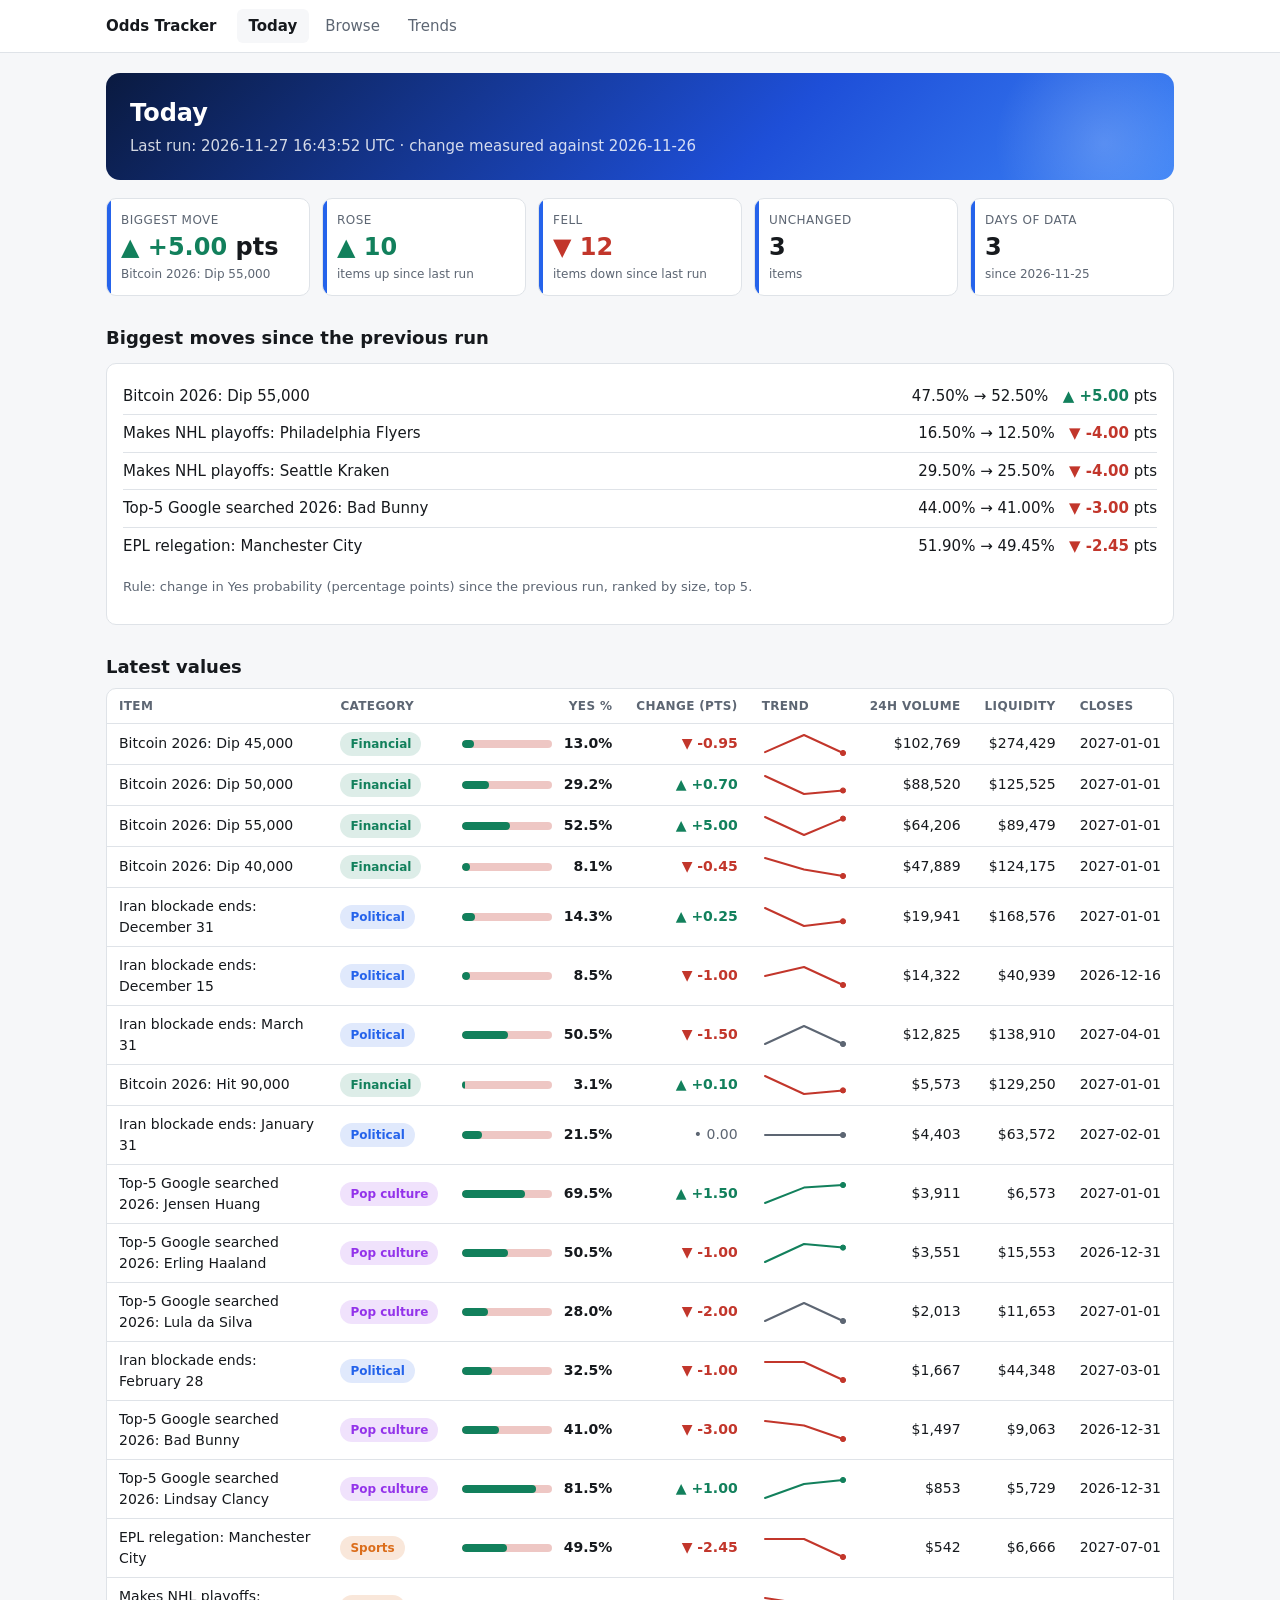
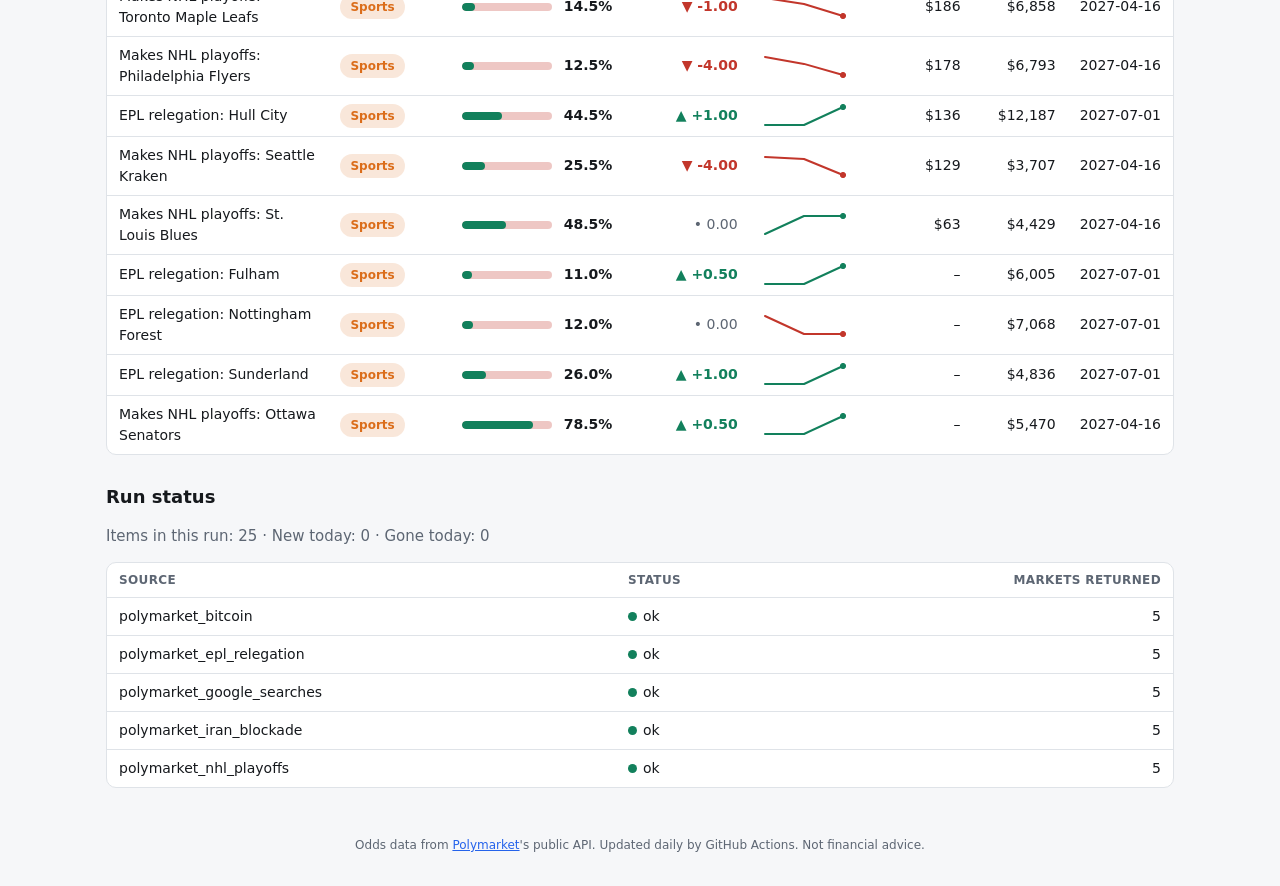
<file: index.html>
<!doctype html>
<html lang="en">
<head>
<meta charset="utf-8">
<meta name="viewport" content="width=device-width, initial-scale=1">
<title>Odds Tracker – Today</title>
<meta name="description" content="Daily snapshot of Polymarket prediction-market odds and what moved.">
<meta name="theme-color" content="#2563eb">
<link rel="manifest" href="manifest.webmanifest">
<link rel="icon" href="icons/icon.svg" type="image/svg+xml">
<link rel="apple-touch-icon" href="icons/icon-192.png">
<link rel="stylesheet" href="app.css?v=3">
</head>
<body>
<div id="nav"></div>
<main>
  <div class="hero">
    <h1>Today</h1>
    <p class="lede" id="runinfo">Loading…</p>
  </div>
  <div id="error" class="error"></div>

  <div class="cards" id="cards"></div>

  <h2>Biggest moves since the previous run</h2>
  <div class="panel"><ul class="moves" id="moves"></ul><p class="how" id="movesnote"></p></div>

  <h2>Latest values</h2>
  <div class="table-wrap"><table id="latest"><thead><tr>
    <th>Item</th><th>Category</th><th class="n">Yes %</th><th class="n">Change (pts)</th><th>Trend</th><th class="n">24h volume</th><th class="n">Liquidity</th><th>Closes</th>
  </tr></thead><tbody></tbody></table></div>

  <h2>Run status</h2>
  <p class="muted" id="counts"></p>
  <div class="table-wrap"><table id="sources"><thead><tr><th>Source</th><th>Status</th><th class="n">Markets returned</th></tr></thead><tbody></tbody></table></div>
</main>
<script src="lib.js?v=3"></script>
<script src="app.js?v=3"></script>
<script>
(async function () {
  try {
    const { rows, status } = await loadData();
    const c = RC.compareLatest(rows);
    const series = RC.seriesById(rows);
    document.getElementById("runinfo").textContent =
      "Last run: " + status.run_time.replace("T", " ").replace("Z", " UTC") +
      (c.prevDate ? " · change measured against " + c.prevDate : " · first run: changes start showing from the second day");

    const names = new Map(rows.map((r) => [r.item_id, r.item]));
    const deltas = [...c.changes.values()];
    const up = deltas.filter((d) => d > 0).length, down = deltas.filter((d) => d < 0).length;
    const flat = deltas.length - up - down;
    const top = c.moves[0];
    const card = (k, v, sub = "") => `<div class="card"><div class="k">${k}</div><div class="v">${v}</div><div class="sub">${sub}</div></div>`;
    document.getElementById("cards").innerHTML = c.prevDate
      ? card("Biggest move", top ? changeCell(top.delta) + " pts" : "None", top ? esc(top.item) : "nothing changed") +
        card("Rose", `<span class="up">▲ ${up}</span>`, "items up since last run") +
        card("Fell", `<span class="down">▼ ${down}</span>`, "items down since last run") +
        card("Unchanged", flat, "items") +
        card("Days of data", status.days_with_success, "since " + status.first_run_date)
      : card("Items tracked", status.items, "across " + status.sources.length + " markets") +
        card("Days of data", status.days_with_success, "since " + status.first_run_date) +
        card("Next", "Day 2", "moves appear after the next run");

    const mv = document.getElementById("moves");
    if (!c.prevDate) mv.innerHTML = '<li class="muted">Moves appear after the second day of data.</li>';
    else if (!c.moves.length) mv.innerHTML = '<li class="muted">No item changed since the previous run.</li>';
    else mv.innerHTML = c.moves.map((m) =>
      `<li><span>${esc(m.item)}</span><span>${RC.num(m.old)}% → ${RC.num(m.new)}% &nbsp; ${changeCell(m.delta)} pts</span></li>`).join("");
    document.getElementById("movesnote").textContent =
      "Rule: change in Yes probability (percentage points) since the previous run, ranked by size, top " + RC.TOP_N + ".";

    document.querySelector("#latest tbody").innerHTML = [...c.cur.values()].sort((a, b) => (b.volume_24h_usd || 0) - (a.volume_24h_usd || 0)).map((r) =>
      `<tr><td class="name">${esc(r.item)}</td><td>${catChip(r.category)}</td><td class="n">${probBar(r.yes_pct)}</td><td class="n">${changeCell(c.changes.get(r.item_id))}</td>` +
      `<td>${spark(series.get(r.item_id))}</td><td class="n">${RC.usd(r.volume_24h_usd)}</td><td class="n">${RC.usd(r.liquidity_usd)}</td><td>${esc(r.end_date)}</td></tr>`).join("");

    // run status: sources, plus the item counts from status.json (kept small: they only change when a source fails or a market closes)
    const list = (ids) => (ids.length ? ids.map((i) => names.get(i) || i).join(", ") : "");
    document.getElementById("counts").textContent =
      `Items in this run: ${status.items} · New today: ${status.new_today.length}${list(status.new_today) ? " (" + list(status.new_today) + ")" : ""} · Gone today: ${status.gone_today.length}${list(status.gone_today) ? " (" + list(status.gone_today) + ")" : ""}`;
    document.querySelector("#sources tbody").innerHTML = status.sources.map((s) =>
      `<tr><td>${esc(s.name)}</td><td><span class="dot${s.ok ? "" : " bad"}"></span>${s.ok ? "ok" : "failed"}</td><td class="n">${s.count}</td></tr>`).join("");
  } catch (e) {
    document.getElementById("runinfo").textContent = "";
    document.getElementById("error").textContent = "Could not load the data: " + e.message;
  }
})();
</script>
</body>
</html>
</file>
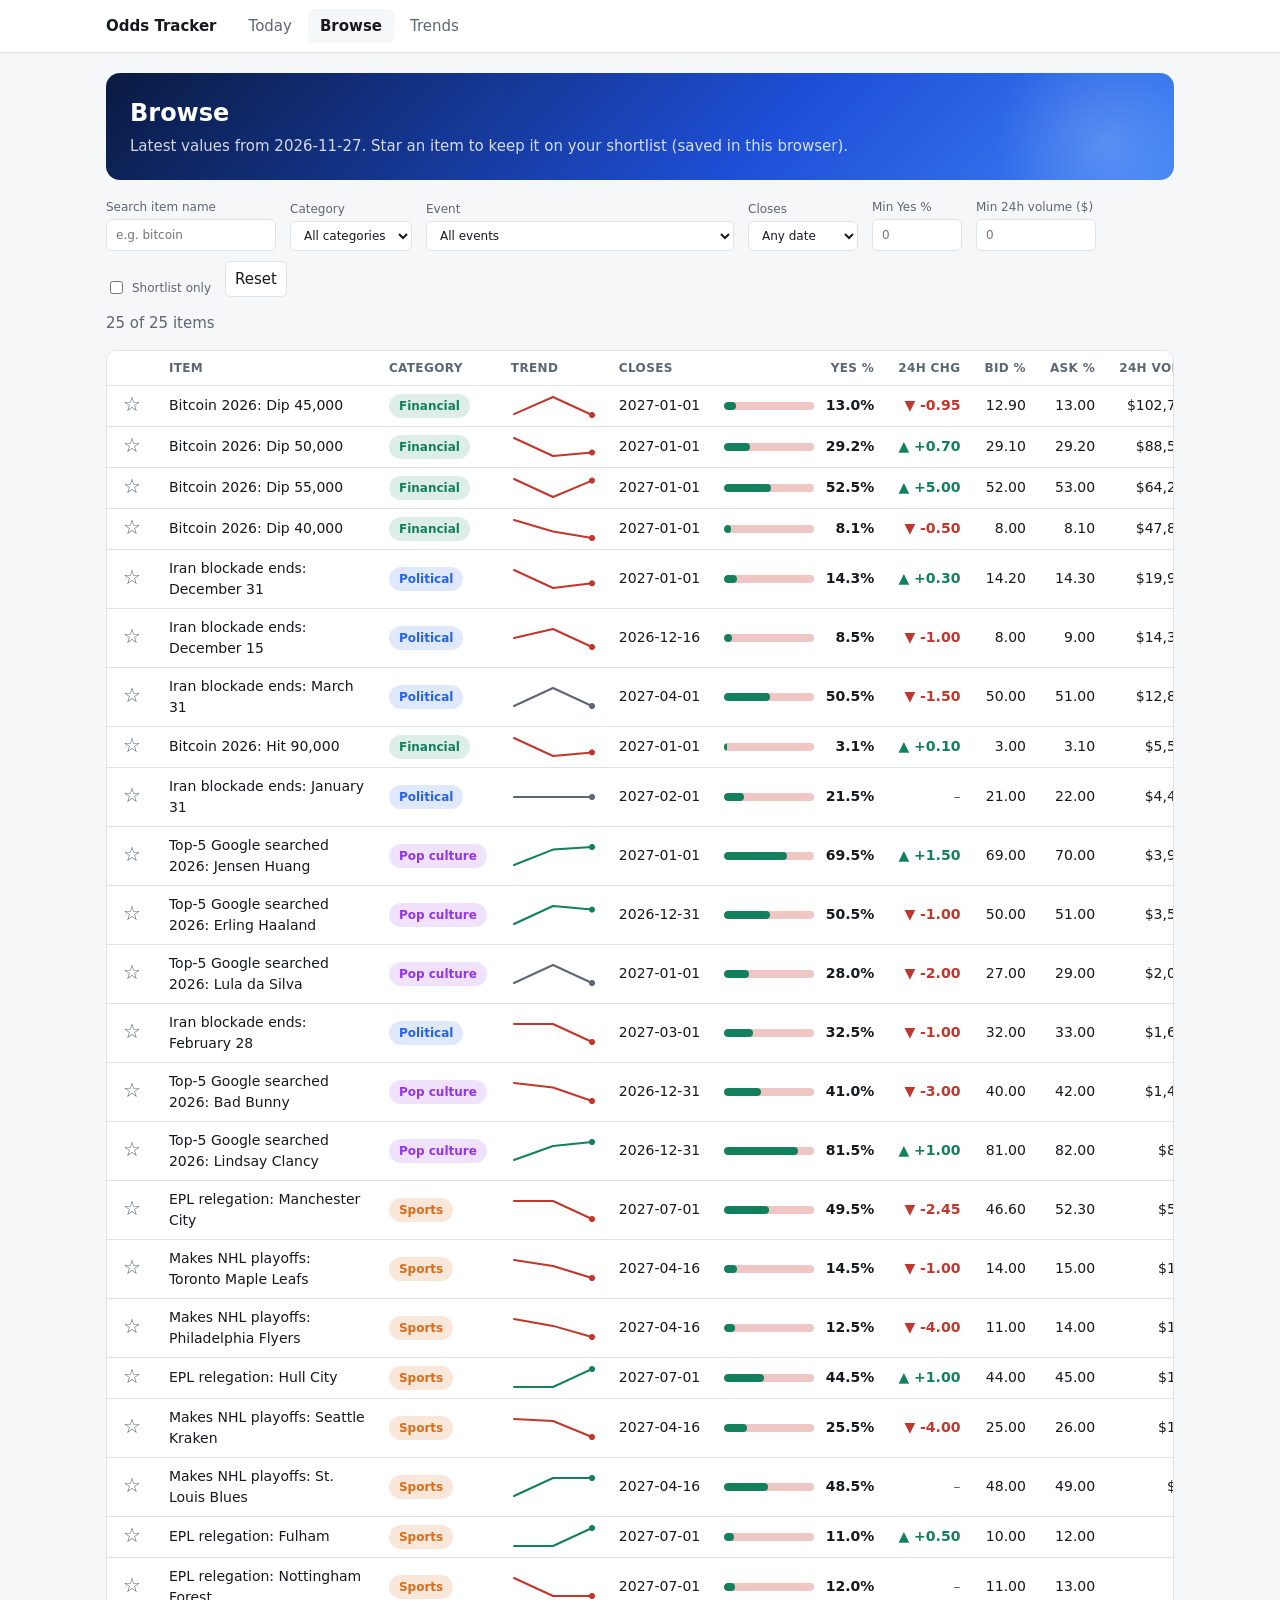
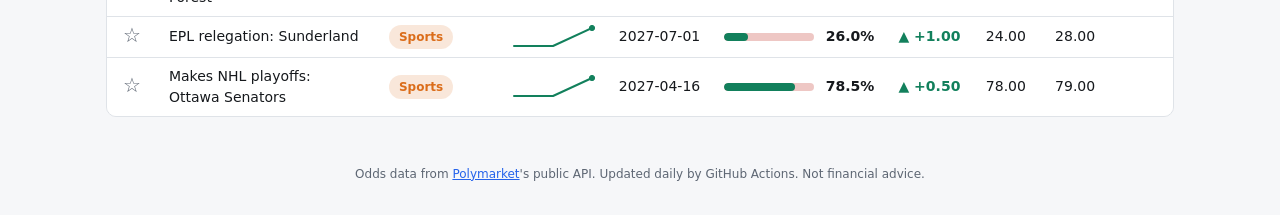
<file: browse.html>
<!doctype html>
<html lang="en">
<head>
<meta charset="utf-8">
<meta name="viewport" content="width=device-width, initial-scale=1">
<title>Odds Tracker – Browse</title>
<meta name="description" content="Filter, search, sort and star the tracked prediction markets.">
<meta name="theme-color" content="#2563eb">
<link rel="manifest" href="manifest.webmanifest">
<link rel="icon" href="icons/icon.svg" type="image/svg+xml">
<link rel="apple-touch-icon" href="icons/icon-192.png">
<link rel="stylesheet" href="app.css?v=3">
</head>
<body>
<div id="nav"></div>
<main>
  <div class="hero"><h1>Browse</h1>
  <p class="lede" id="info">Loading…</p></div>
  <div id="error" class="error"></div>

  <div class="controls">
    <label>Search item name<input id="q" type="search" placeholder="e.g. bitcoin"></label>
    <label>Category<select id="f-cat"></select></label>
    <label>Event<select id="f-event"></select></label>
    <label>Closes<select id="f-end"></select></label>
    <label>Min Yes %<input id="f-min" type="number" min="0" max="100" step="1" placeholder="0" style="width:90px"></label>
    <label>Min 24h volume ($)<input id="f-vol" type="number" min="0" step="1000" placeholder="0" style="width:120px"></label>
    <label style="flex-direction:row;align-items:center;gap:6px"><input id="f-star" type="checkbox"> Shortlist only</label>
    <button id="reset" type="button">Reset</button>
  </div>
  <p class="muted" id="count"></p>

  <div class="table-wrap"><table id="t"><thead><tr id="head"></tr></thead><tbody></tbody></table></div>
</main>
<script src="lib.js?v=3"></script>
<script src="app.js?v=3"></script>
<script>
(async function () {
  const $ = (id) => document.getElementById(id);
  let latest = [], series = new Map(), sortKey = "volume_24h_usd", sortDir = -1;
  const stars = Shortlist.get();
  const cols = [["yes_pct", "Yes %"], ["day_change_pts", "24h chg"], ["best_bid_pct", "Bid %"], ["best_ask_pct", "Ask %"],
                ["volume_24h_usd", "24h vol"], ["volume_total_usd", "Total vol"], ["liquidity_usd", "Liquidity"]];

  function head() {
    $("head").innerHTML = '<th></th><th class="sort" data-k="item">Item</th><th>Category</th><th>Trend</th><th>Closes</th>' +
      cols.map(([k, t]) => `<th class="sort n" data-k="${k}">${t}${sortKey === k ? (sortDir > 0 ? " ▲" : " ▼") : ""}</th>`).join("");
    $("head").querySelectorAll("th.sort").forEach((th) => th.addEventListener("click", () => {
      const k = th.dataset.k;
      if (sortKey === k) sortDir = -sortDir; else { sortKey = k; sortDir = k === "item" ? 1 : -1; }
      render();
    }));
  }

  function render() {
    const q = $("q").value.trim().toLowerCase(), cat = $("f-cat").value, ev = $("f-event").value, end = $("f-end").value;
    const min = Number($("f-min").value) || 0, vol = Number($("f-vol").value) || 0, only = $("f-star").checked;
    let rows = latest.filter((r) =>
      (!q || r.item.toLowerCase().includes(q)) && (!cat || r.category === cat) && (!ev || r.event === ev) && (!end || r.end_date === end) &&
      (r.yes_pct || 0) >= min && (r.volume_24h_usd || 0) >= vol && (!only || stars.has(r.item_id)));
    rows.sort((a, b) => {
      const x = a[sortKey], y = b[sortKey];
      if (x == null && y == null) return 0;
      if (x == null) return 1;
      if (y == null) return -1;
      return (typeof x === "string" ? x.localeCompare(y) : x - y) * sortDir;
    });
    head();
    $("count").textContent = rows.length + " of " + latest.length + " items";
    $("t").querySelector("tbody").innerHTML = rows.map((r) =>
      `<tr><td><button class="star${stars.has(r.item_id) ? " on" : ""}" data-id="${esc(r.item_id)}" aria-label="Star ${esc(r.item)}">${stars.has(r.item_id) ? "★" : "☆"}</button></td>` +
      `<td class="name">${esc(r.item)}</td><td>${catChip(r.category)}</td><td>${spark(series.get(r.item_id))}</td><td>${esc(r.end_date)}</td>` +
      cols.map(([k]) => `<td class="n">${k === "yes_pct" ? probBar(r[k]) : k.includes("usd") ? RC.usd(r[k]) : k === "day_change_pts" ? changeCell(r[k]) : RC.num(r[k])}</td>`).join("") + "</tr>").join("");
    $("t").querySelectorAll(".star").forEach((b) => b.addEventListener("click", () => {
      const on = Shortlist.toggle(b.dataset.id);
      on ? stars.add(b.dataset.id) : stars.delete(b.dataset.id);
      render();
    }));
  }

  try {
    const { rows } = await loadData();
    const date = RC.dates(rows).pop();
    latest = RC.onDate(rows, date);
    series = RC.seriesById(rows);
    $("info").textContent = "Latest values from " + date + ". Star an item to keep it on your shortlist (saved in this browser).";
    const opts = (id, label, vals) => { $(id).innerHTML = `<option value="">${label}</option>` + vals.map((v) => `<option>${esc(v)}</option>`).join(""); };
    opts("f-cat", "All categories", [...new Set(latest.map((r) => r.category))].sort());
    opts("f-event", "All events", [...new Set(latest.map((r) => r.event))].sort());
    opts("f-end", "Any date", [...new Set(latest.map((r) => r.end_date))].sort());
    ["q", "f-cat", "f-event", "f-end", "f-min", "f-vol", "f-star"].forEach((id) => $(id).addEventListener("input", render));
    $("reset").addEventListener("click", () => {
      $("q").value = ""; $("f-cat").value = ""; $("f-event").value = ""; $("f-end").value = ""; $("f-min").value = ""; $("f-vol").value = ""; $("f-star").checked = false; render();
    });
    render();
  } catch (e) {
    $("info").textContent = "";
    $("error").textContent = "Could not load the data: " + e.message;
  }
})();
</script>
</body>
</html>
</file>
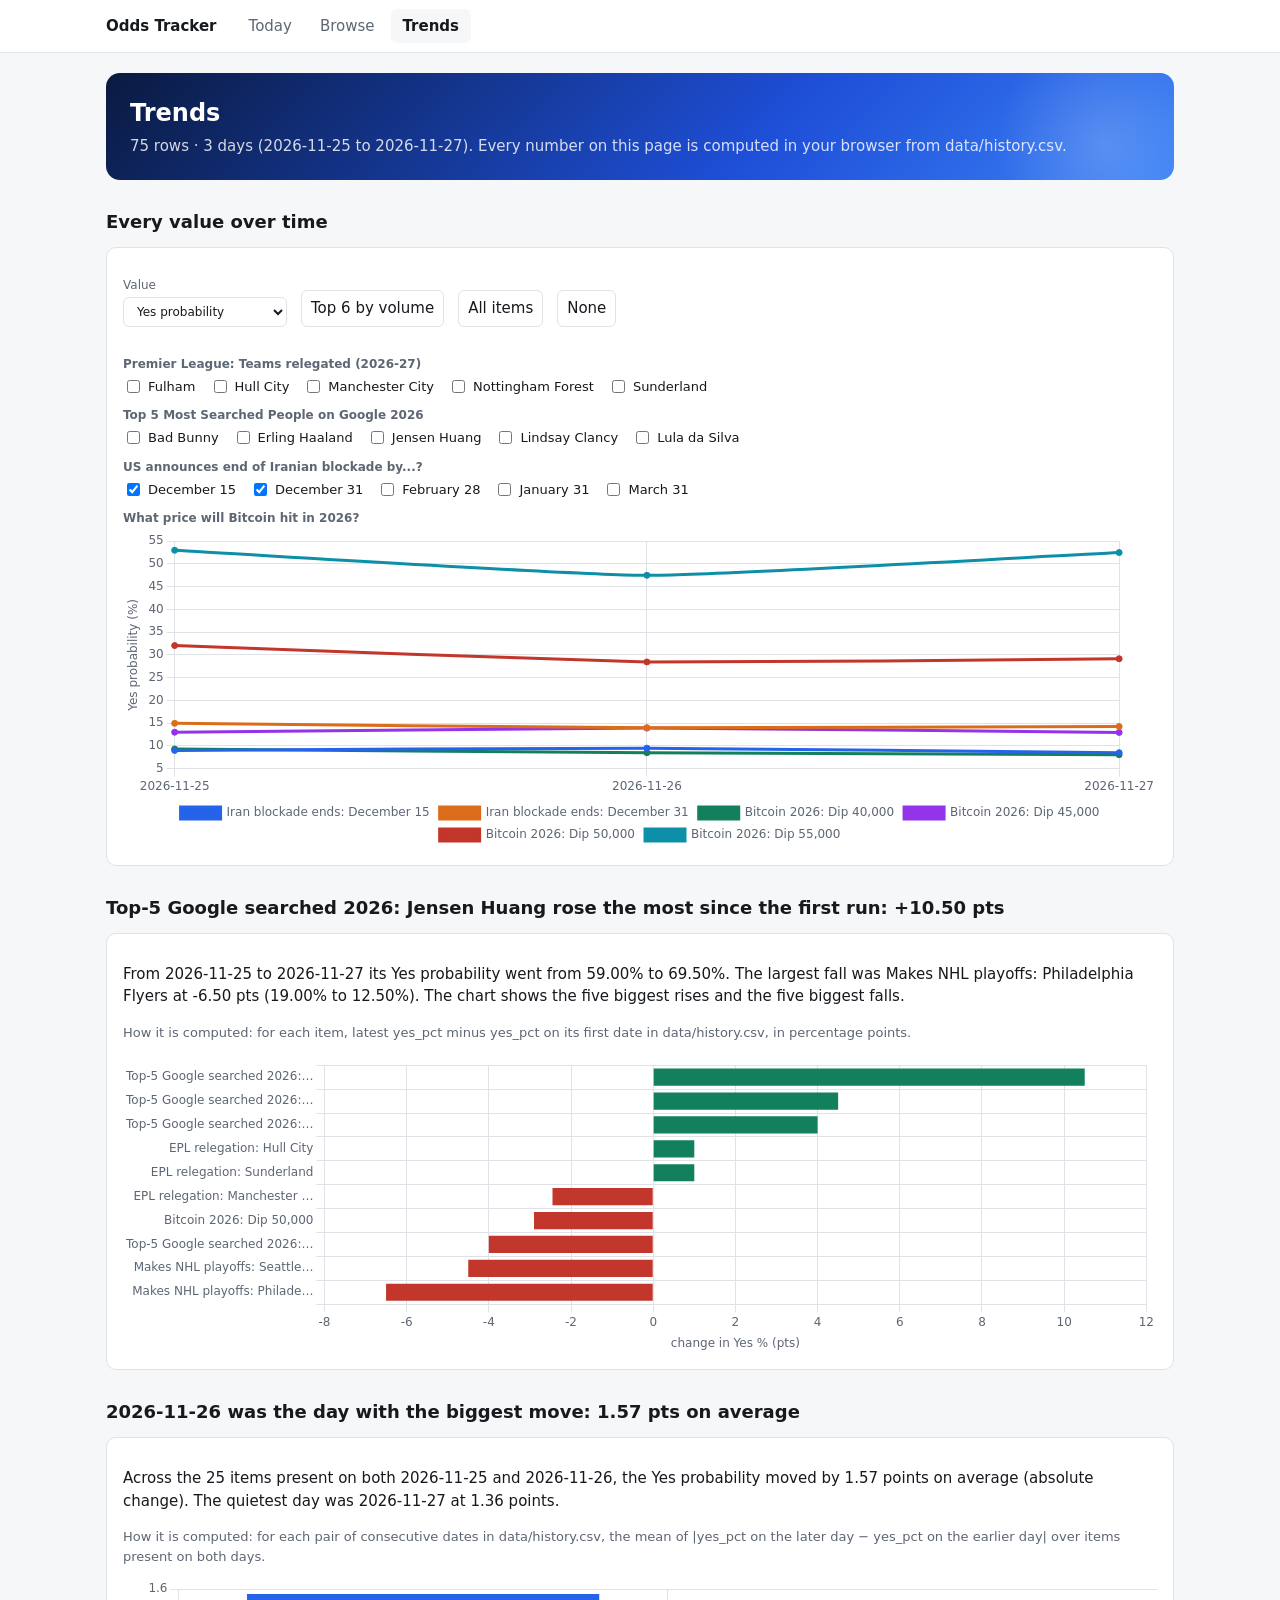
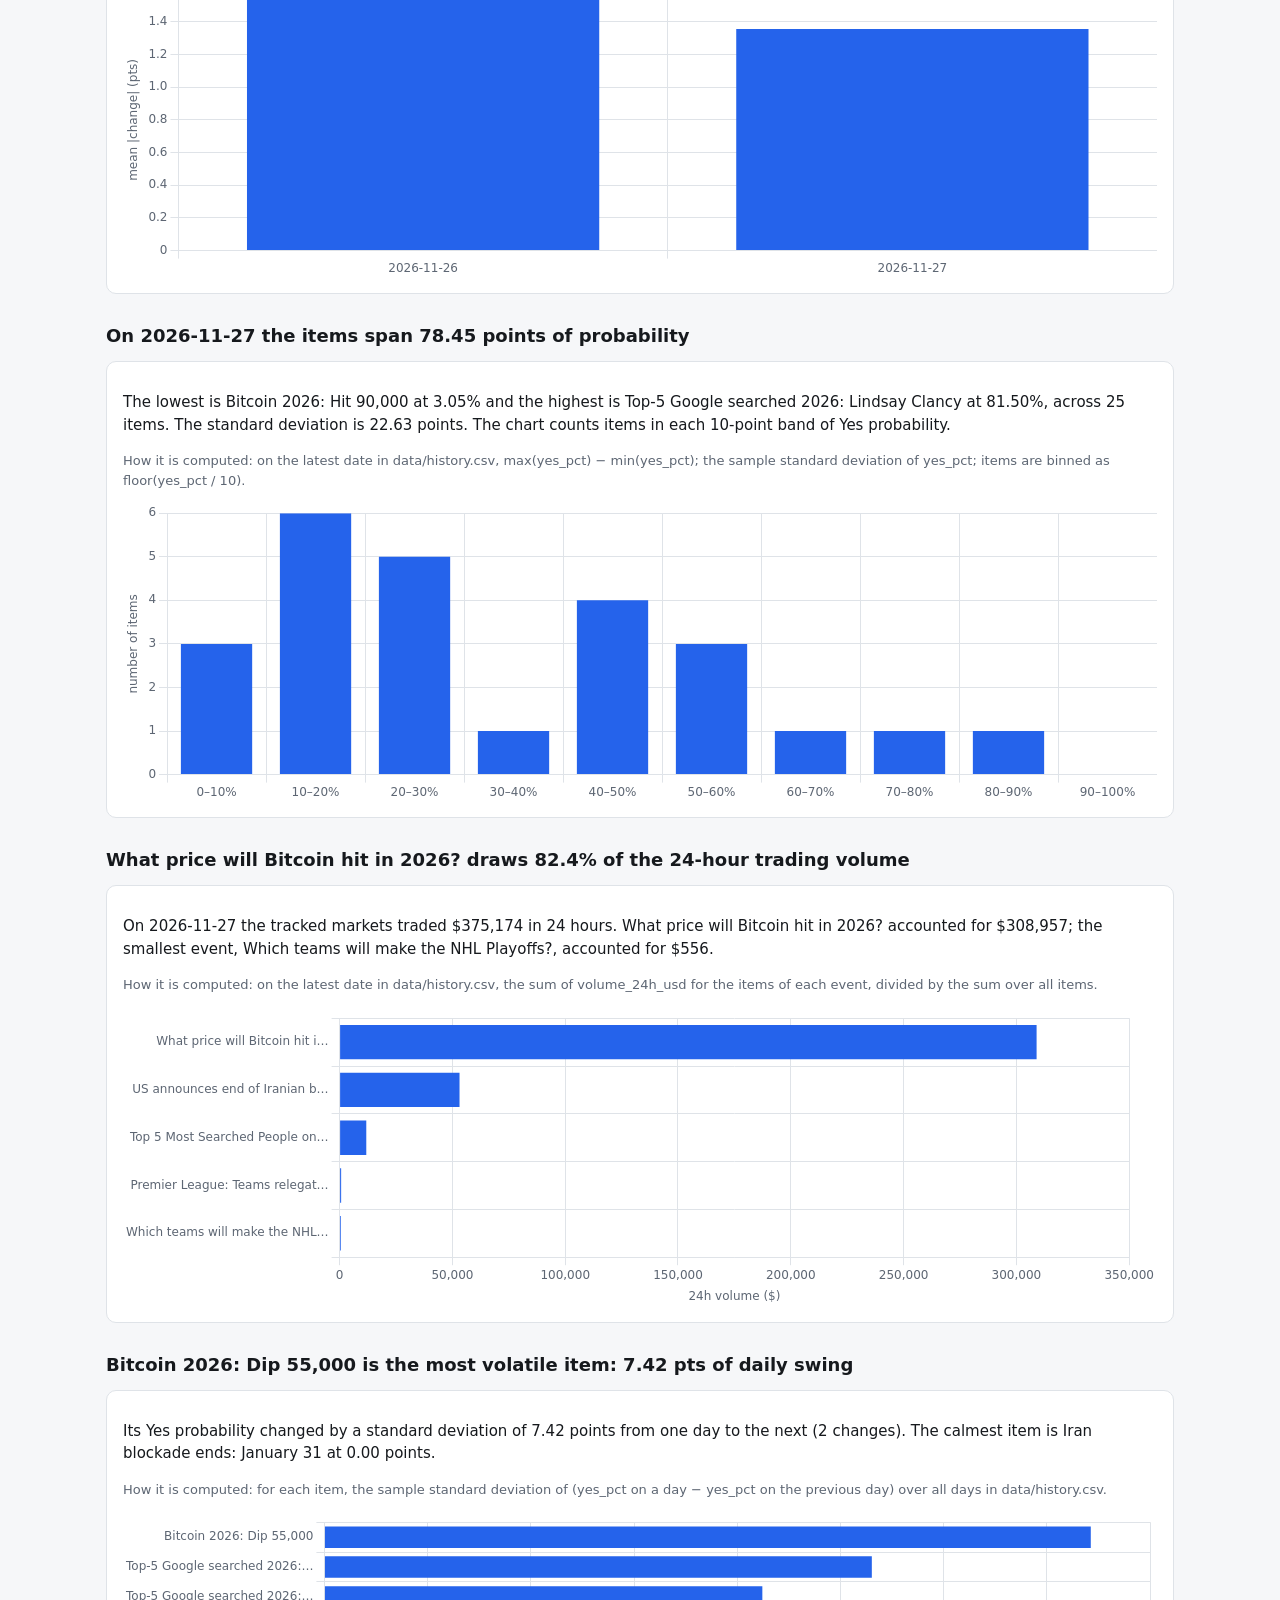
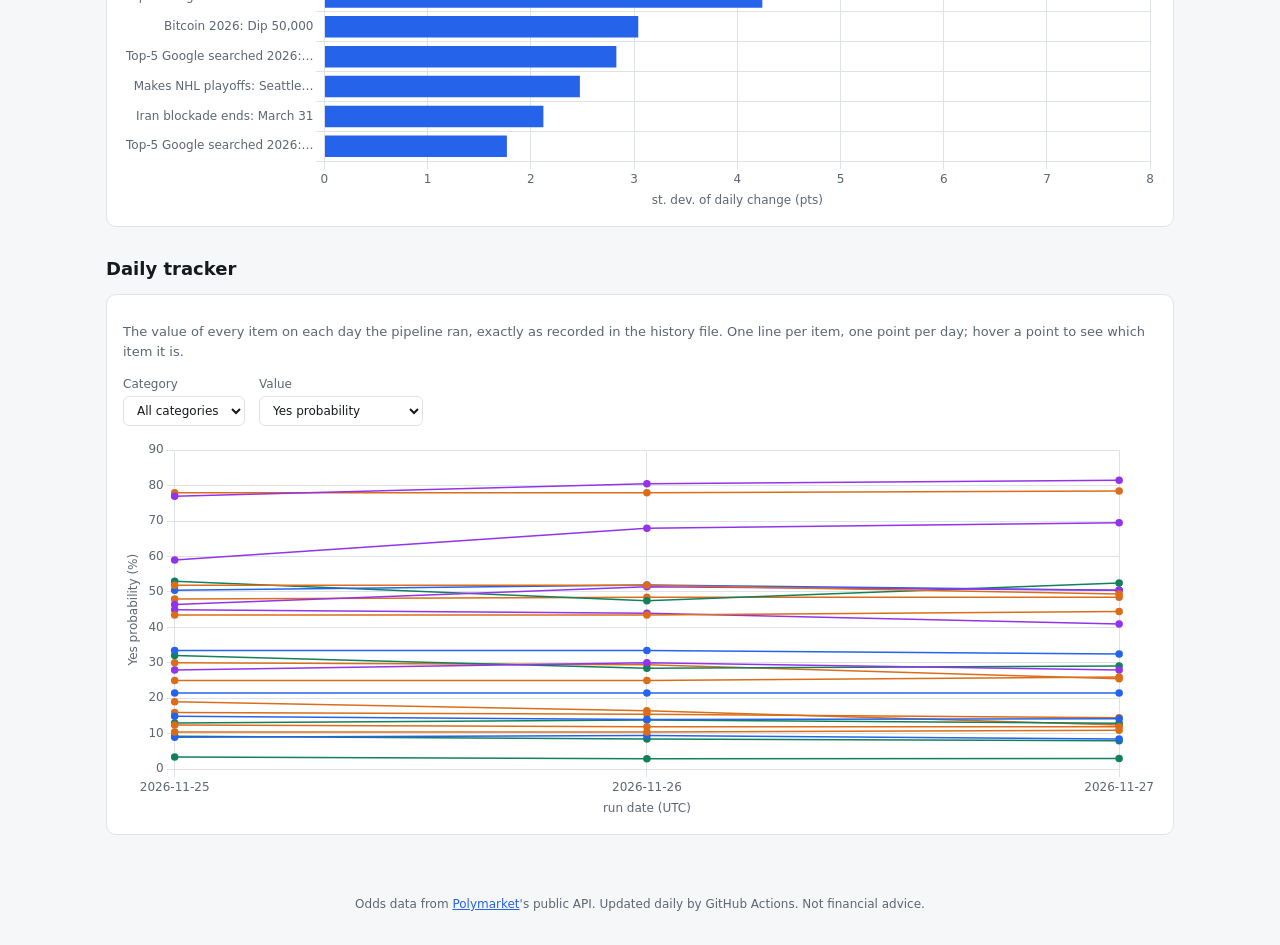
<file: trends.html>
<!doctype html>
<html lang="en">
<head>
<meta charset="utf-8">
<meta name="viewport" content="width=device-width, initial-scale=1">
<title>Odds Tracker – Trends</title>
<meta name="description" content="What the history of prediction-market odds shows, computed in your browser.">
<meta name="theme-color" content="#2563eb">
<link rel="manifest" href="manifest.webmanifest">
<link rel="icon" href="icons/icon.svg" type="image/svg+xml">
<link rel="apple-touch-icon" href="icons/icon-192.png">
<link rel="stylesheet" href="app.css?v=3">
</head>
<body>
<div id="nav"></div>
<main>
  <div class="hero"><h1>Trends</h1>
  <p class="lede" id="info">Loading…</p></div>
  <div id="error" class="error"></div>

  <h2>Every value over time</h2>
  <div class="panel">
    <div class="controls">
      <label>Value<select id="val"></select></label>
      <button id="sel-top" type="button">Top 6 by volume</button>
      <button id="sel-all" type="button">All items</button>
      <button id="sel-none" type="button">None</button>
    </div>
    <div class="picker" id="picker"></div>
    <div class="chart-box"><canvas id="main"></canvas></div>
  </div>

  <div id="sections"></div>

  <h2>Daily tracker</h2>
  <div class="panel">
    <p class="how">The value of every item on each day the pipeline ran, exactly as recorded in the history file. One line per item, one point per day; hover a point to see which item it is.</p>
    <div class="controls">
      <label>Category<select id="trk-cat"></select></label>
      <label>Value<select id="trk-val"></select></label>
    </div>
    <div class="chart-box" style="height:380px"><canvas id="tracker"></canvas></div>
  </div>
</main>
<script src="vendor/chart.umd.js?v=3"></script>
<script src="lib.js?v=3"></script>
<script src="app.js?v=3"></script>
<script>
(async function () {
  const $ = (id) => document.getElementById(id);
  const charts = {};
  function draw(id, config) {
    if (charts[id]) charts[id].destroy();
    charts[id] = new Chart($(id), config);
  }
  const short = (s, n = 34) => (s.length > n ? s.slice(0, n - 1) + "…" : s);

  function mainChart(rows, ds, items, picked) {
    const p = palette(), key = $("val").value, meta = RC.NUMERIC.find((n) => n.key === key);
    const datasets = items.filter((it) => picked.has(it.item_id)).map((it, i) => ({
      label: short(it.item), borderColor: p.series[i % 8], backgroundColor: p.series[i % 8], tension: 0.15, spanGaps: true, pointRadius: 3,
      data: ds.map((d) => { const r = rows.find((x) => x.date === d && x.item_id === it.item_id); return r ? r[key] : null; }),
    }));
    draw("main", { type: "line", data: { labels: ds, datasets },
      options: { responsive: true, maintainAspectRatio: false, interaction: { mode: "nearest", intersect: false },
        scales: { y: { title: { display: true, text: meta.label + " (" + meta.unit + ")" } } }, plugins: { legend: { position: "bottom" } } } });
  }

  function section(id, heading, html) {
    $("sections").insertAdjacentHTML("beforeend",
      `<h2>${esc(heading)}</h2><div class="panel">${html}<div class="chart-box" style="height:300px"><canvas id="${id}"></canvas></div></div>`);
  }
  const bar = (labels, data, colors, horizontal, ytitle) => ({ type: "bar", data: { labels, datasets: [{ data, backgroundColor: colors }] },
    options: { indexAxis: horizontal ? "y" : "x", responsive: true, maintainAspectRatio: false, plugins: { legend: { display: false } },
      scales: { [horizontal ? "x" : "y"]: { title: { display: !!ytitle, text: ytitle || "" } } } } });

  try {
    const { rows, status } = await loadData();
    const ds = RC.dates(rows), last = ds[ds.length - 1], p = styleChart();
    $("info").textContent = rows.length + " rows · " + ds.length + " day" + (ds.length === 1 ? "" : "s") + " (" + ds[0] + " to " + last + "). Every number on this page is computed in your browser from data/history.csv.";

    // ----- picker + main chart
    const latestRows = RC.onDate(rows, last);
    const items = [...new Map(rows.map((r) => [r.item_id, r])).values()].sort((a, b) => a.event.localeCompare(b.event) || a.item.localeCompare(b.item));
    $("val").innerHTML = RC.NUMERIC.map((n) => `<option value="${n.key}">${n.label}</option>`).join("");
    const picked = new Set();
    const top = () => { picked.clear(); [...latestRows].sort((a, b) => (b.volume_24h_usd || 0) - (a.volume_24h_usd || 0)).slice(0, 6).forEach((r) => picked.add(r.item_id)); };
    let g = "";
    $("picker").innerHTML = items.map((it) => {
      const head = it.event !== g ? `<div class="grp">${esc(it.event)}</div>` : "";
      g = it.event;
      return head + `<label><input type="checkbox" value="${esc(it.item_id)}"> ${esc(it.item.split(": ").slice(1).join(": "))}</label>`;
    }).join("");
    const sync = () => { $("picker").querySelectorAll("input").forEach((c) => (c.checked = picked.has(c.value))); mainChart(rows, ds, items, picked); };
    $("picker").addEventListener("change", (e) => { e.target.checked ? picked.add(e.target.value) : picked.delete(e.target.value); mainChart(rows, ds, items, picked); });
    $("val").addEventListener("change", () => mainChart(rows, ds, items, picked));
    $("sel-top").onclick = () => { top(); sync(); };
    $("sel-all").onclick = () => { items.forEach((i) => picked.add(i.item_id)); sync(); };
    $("sel-none").onclick = () => { picked.clear(); sync(); };
    top(); sync();

    // ----- 1. since the first run
    const sf = RC.sinceFirst(rows).sort((a, b) => b.delta - a.delta);
    if (ds.length < 2) {
      section("c1", "Nothing has moved since the first run yet: only one day of history", `<p>The history holds a single day (${last}), so there is no change to measure. This section fills in from the second day.</p><p class="how">How it is computed: for each item, the latest Yes probability minus its Yes probability on its first date in the history file.</p>`);
      draw("c1", bar(sf.slice(0, 8).map((s) => short(s.item, 28)), sf.slice(0, 8).map(() => 0), p.accent, true, "change in Yes % (pts)"));
    } else {
      const up = sf[0], dn = sf[sf.length - 1];
      section("c1", `${up.item} rose the most since the first run: ${RC.signed(up.delta)} pts`,
        `<p>From ${up.firstDate} to ${up.lastDate} its Yes probability went from ${RC.num(up.first)}% to ${RC.num(up.last)}%. The largest fall was ${esc(dn.item)} at ${RC.signed(dn.delta)} pts (${RC.num(dn.first)}% to ${RC.num(dn.last)}%). The chart shows the five biggest rises and the five biggest falls.</p>
         <p class="how">How it is computed: for each item, latest yes_pct minus yes_pct on its first date in data/history.csv, in percentage points.</p>`);
      const pick = [...sf.slice(0, 5), ...sf.slice(-5)].filter((v, i, a) => a.findIndex((x) => x.item_id === v.item_id) === i);
      draw("c1", bar(pick.map((s) => short(s.item, 28)), pick.map((s) => s.delta), pick.map((s) => (s.delta >= 0 ? p.up : p.down)), true, "change in Yes % (pts)"));
    }

    // ----- 2. day with the biggest move
    const dm = RC.dailyMoves(rows);
    if (!dm.length) {
      section("c2", "The day with the biggest move needs at least two days of history", `<p>Only ${ds.length} day is in the history, so there is no day-to-day change yet.</p><p class="how">How it is computed: for each pair of consecutive dates, the mean of |yes_pct today − yes_pct yesterday| over items present on both days.</p>`);
      draw("c2", bar([last], [0], p.accent, false, "mean |change| (pts)"));
    } else {
      const best = dm.reduce((a, b) => (b.value > a.value ? b : a));
      section("c2", `${best.date} was the day with the biggest move: ${RC.num(best.value)} pts on average`,
        `<p>Across the ${best.n} items present on both ${best.prev} and ${best.date}, the Yes probability moved by ${RC.num(best.value)} points on average (absolute change). The quietest day was ${dm.reduce((a, b) => (b.value < a.value ? b : a)).date} at ${RC.num(Math.min(...dm.map((d) => d.value)))} points.</p>
         <p class="how">How it is computed: for each pair of consecutive dates in data/history.csv, the mean of |yes_pct on the later day − yes_pct on the earlier day| over items present on both days.</p>`);
      draw("c2", bar(dm.map((d) => d.date), dm.map((d) => d.value), p.accent, false, "mean |change| (pts)"));
    }

    // ----- 3. how far apart the items are
    const sp = RC.spreadOn(rows, last);
    section("c3", `On ${last} the items span ${RC.num(sp.spread)} points of probability`,
      `<p>The lowest is ${esc(sp.min.item)} at ${RC.num(sp.min.yes_pct)}% and the highest is ${esc(sp.max.item)} at ${RC.num(sp.max.yes_pct)}%, across ${sp.n} items. The standard deviation is ${RC.num(sp.sd)} points. The chart counts items in each 10-point band of Yes probability.</p>
       <p class="how">How it is computed: on the latest date in data/history.csv, max(yes_pct) − min(yes_pct); the sample standard deviation of yes_pct; items are binned as floor(yes_pct / 10).</p>`);
    draw("c3", bar(sp.bins.map((_, i) => `${i * 10}–${i * 10 + 10}%`), sp.bins, p.accent, false, "number of items"));

    // ----- 4. volume by event
    const vb = RC.volumeByEvent(rows, last);
    const lead = vb.list[0];
    section("c4", `${lead.event} draws ${RC.num(lead.share * 100, 1)}% of the 24-hour trading volume`,
      `<p>On ${last} the tracked markets traded ${RC.usd(vb.total)} in 24 hours. ${esc(lead.event)} accounted for ${RC.usd(lead.volume)}; the smallest event, ${esc(vb.list[vb.list.length - 1].event)}, accounted for ${RC.usd(vb.list[vb.list.length - 1].volume)}.</p>
       <p class="how">How it is computed: on the latest date in data/history.csv, the sum of volume_24h_usd for the items of each event, divided by the sum over all items.</p>`);
    draw("c4", bar(vb.list.map((v) => short(v.event, 30)), vb.list.map((v) => v.volume), p.accent, true, "24h volume ($)"));

    // ----- 5. volatility
    const vol = RC.volatility(rows).sort((a, b) => b.sd - a.sd);
    if (ds.length < 3) {
      section("c5", "Volatility needs at least three days of history", `<p>Standard deviation of day-to-day changes needs two or more changes; the history has ${ds.length} day${ds.length === 1 ? "" : "s"}. This section fills in as the history grows.</p><p class="how">How it is computed: for each item, the sample standard deviation of its day-to-day changes in yes_pct.</p>`);
      draw("c5", bar(vol.slice(0, 8).map((v) => short(v.item, 28)), vol.slice(0, 8).map(() => 0), p.accent, true, "st. dev. of daily change (pts)"));
    } else {
      const v0 = vol[0];
      section("c5", `${v0.item} is the most volatile item: ${RC.num(v0.sd)} pts of daily swing`,
        `<p>Its Yes probability changed by a standard deviation of ${RC.num(v0.sd)} points from one day to the next (${v0.changes} changes). The calmest item is ${esc(vol[vol.length - 1].item)} at ${RC.num(vol[vol.length - 1].sd)} points.</p>
         <p class="how">How it is computed: for each item, the sample standard deviation of (yes_pct on a day − yes_pct on the previous day) over all days in data/history.csv.</p>`);
      draw("c5", bar(vol.slice(0, 8).map((v) => short(v.item, 28)), vol.slice(0, 8).map((v) => v.sd), p.accent, true, "st. dev. of daily change (pts)"));
    }

    // ----- daily tracker: the recorded values, no calculations
    const catColor = { Political: p.series[0], Sports: p.series[1], Financial: p.series[2], "Pop culture": p.series[3] };
    const trkCats = [...new Set(items.map((i) => i.category))].sort();
    $("trk-cat").innerHTML = '<option value="">All categories</option>' + trkCats.map((c) => `<option>${esc(c)}</option>`).join("");
    $("trk-val").innerHTML = RC.NUMERIC.map((n) => `<option value="${n.key}">${n.label}</option>`).join("");
    const trackerChart = () => {
      const cat = $("trk-cat").value, key = $("trk-val").value, meta = RC.NUMERIC.find((n) => n.key === key);
      const byKey = new Map(rows.map((r) => [r.date + "|" + r.item_id, r]));
      const sets = items.filter((it) => !cat || it.category === cat).map((it) => {
        const color = catColor[it.category] || p.accent;
        return { label: it.item, borderColor: color, backgroundColor: color, borderWidth: 1.5, pointRadius: 3, tension: 0, spanGaps: false,
          data: ds.map((d) => { const r = byKey.get(d + "|" + it.item_id); return r ? r[key] : null; }) };
      });
      draw("tracker", { type: "line", data: { labels: ds, datasets: sets },
        options: { responsive: true, maintainAspectRatio: false, interaction: { mode: "nearest", intersect: true },
          scales: { x: { title: { display: true, text: "run date (UTC)" } }, y: { title: { display: true, text: meta.label + " (" + meta.unit + ")" } } },
          plugins: { legend: { display: false },
            tooltip: { callbacks: { label: (c) => `${c.dataset.label}: ${c.parsed.y == null ? "no data" : RC.num(c.parsed.y, meta.digits)}` } } } } });
    };
    $("trk-cat").addEventListener("change", trackerChart);
    $("trk-val").addEventListener("change", trackerChart);
    trackerChart();
  } catch (e) {
    $("info").textContent = "";
    $("error").textContent = "Could not load the data: " + e.message;
  }
})();
</script>
</body>
</html>
</file>
<file: app.css>
:root {
  --bg: #f6f7f9; --surface: #ffffff; --text: #16191d; --muted: #5d6673; --line: #dfe3e8;
  --accent: #2563eb; --up: #12805c; --down: #c2362b; --warn: #b45309;
  --s1: #2563eb; --s2: #db6d1a; --s3: #12805c; --s4: #9333ea; --s5: #c2362b; --s6: #0e8fa8; --s7: #8a6d00; --s8: #64748b;
  --font: system-ui, -apple-system, "Segoe UI", Roboto, "Helvetica Neue", Arial, sans-serif;
}
@media (prefers-color-scheme: dark) {
  :root:not([data-theme="light"]) {
    --bg: #0e1116; --surface: #171b22; --text: #e8ebef; --muted: #98a2b0; --line: #2a313b;
    --accent: #6ea0ff; --up: #3ecf9a; --down: #ff7a6e; --warn: #f0b04a;
    --s1: #6ea0ff; --s2: #f0924a; --s3: #3ecf9a; --s4: #c08cff; --s5: #ff7a6e; --s6: #4fcde6; --s7: #e0c04a; --s8: #94a3b8;
  }
}
* { box-sizing: border-box; }
body { margin: 0; background: var(--bg); color: var(--text); font: 15px/1.5 var(--font); }
a { color: var(--accent); }
#nav { background: var(--surface); border-bottom: 1px solid var(--line); position: sticky; top: 0; z-index: 5; }
.nav-inner { max-width: 1100px; margin: 0 auto; padding: 0 16px; display: flex; align-items: center; gap: 20px; min-height: 52px; flex-wrap: wrap; }
.brand { font-weight: 700; color: var(--text); text-decoration: none; }
#nav nav { display: flex; gap: 4px; }
#nav nav a { padding: 6px 12px; border-radius: 6px; color: var(--muted); text-decoration: none; }
#nav nav a[aria-current="page"] { background: var(--bg); color: var(--text); font-weight: 600; }
.net { margin-left: auto; font-size: 13px; color: var(--warn); }
main { max-width: 1100px; margin: 0 auto; padding: 20px 16px 48px; }
h1 { font-size: 24px; margin: 0 0 4px; }
h2 { font-size: 18px; margin: 28px 0 8px; }
.lede, .muted { color: var(--muted); }
.cards { display: grid; grid-template-columns: repeat(auto-fit, minmax(150px, 1fr)); gap: 12px; margin: 16px 0; }
.card { background: var(--surface); border: 1px solid var(--line); border-radius: 10px; padding: 12px 14px; }
.card .k { font-size: 12px; color: var(--muted); text-transform: uppercase; letter-spacing: .04em; }
.card .v { font-size: 24px; font-weight: 700; }
.panel { background: var(--surface); border: 1px solid var(--line); border-radius: 10px; padding: 14px 16px; margin: 12px 0; }
.table-wrap { overflow-x: auto; background: var(--surface); border: 1px solid var(--line); border-radius: 10px; }
table { border-collapse: collapse; width: 100%; font-size: 14px; }
th, td { padding: 8px 12px; text-align: left; border-bottom: 1px solid var(--line); white-space: nowrap; }
td.n, th.n { text-align: right; font-variant-numeric: tabular-nums; }
tr:last-child td { border-bottom: 0; }
th { font-size: 12px; color: var(--muted); text-transform: uppercase; letter-spacing: .03em; }
th.sort { cursor: pointer; user-select: none; }
th.sort:hover { color: var(--text); }
td.name { white-space: normal; min-width: 220px; }
.up { color: var(--up); font-weight: 600; } .down { color: var(--down); font-weight: 600; }
.dot { display: inline-block; width: 9px; height: 9px; border-radius: 50%; margin-right: 6px; background: var(--up); }
.dot.bad { background: var(--down); }
.controls { display: flex; flex-wrap: wrap; gap: 10px 14px; align-items: end; margin: 14px 0; }
.controls label { display: flex; flex-direction: column; font-size: 12px; color: var(--muted); gap: 3px; }
input, select, button { font: inherit; color: var(--text); background: var(--surface); border: 1px solid var(--line); border-radius: 6px; padding: 6px 9px; }
button { cursor: pointer; } button:hover { border-color: var(--accent); }
.star { background: none; border: 0; font-size: 20px; line-height: 1; padding: 0 4px; color: var(--muted); }
.star.on { color: #e0a800; }
.chart-box { position: relative; height: 320px; }
.picker { display: flex; flex-wrap: wrap; gap: 4px 14px; max-height: 190px; overflow: auto; padding: 8px 0; }
.picker label { font-size: 13px; display: flex; gap: 5px; align-items: center; }
.picker .grp { width: 100%; font-weight: 600; font-size: 12px; color: var(--muted); margin-top: 6px; }
.how { font-size: 13px; color: var(--muted); }
ul.moves { list-style: none; padding: 0; margin: 0; }
ul.moves li { padding: 7px 0; border-bottom: 1px solid var(--line); display: flex; gap: 10px; justify-content: space-between; flex-wrap: wrap; }
ul.moves li:last-child { border-bottom: 0; }
.error { color: var(--down); }
@media (max-width: 600px) { h1 { font-size: 21px; } .card .v { font-size: 20px; } }

/* ---------- prediction-market look ---------- */
.hero { background: linear-gradient(135deg, #0a1a40 0%, #1e4fd8 62%, #3b82f6 100%); color: #fff; border-radius: 14px; padding: 22px 24px; margin: 0 0 18px; position: relative; overflow: hidden; }
.hero::after { content: ""; position: absolute; right: -40px; top: -40px; width: 220px; height: 220px; border-radius: 50%; background: radial-gradient(circle, rgba(255,255,255,.18), transparent 70%); }
.hero h1 { color: #fff; margin: 0 0 4px; }
.hero .lede, .hero p { color: rgba(255,255,255,.82); margin: 0; position: relative; }
.card { position: relative; overflow: hidden; }
.card::before { content: ""; position: absolute; left: 0; top: 0; bottom: 0; width: 4px; background: var(--accent); }
.card .sub { font-size: 12px; color: var(--muted); min-height: 18px; white-space: nowrap; overflow: hidden; text-overflow: ellipsis; }
.prob { display: inline-flex; align-items: center; gap: 8px; min-width: 150px; justify-content: flex-end; }
.prob .track { flex: 1; height: 8px; border-radius: 4px; background: color-mix(in srgb, var(--down) 28%, transparent); overflow: hidden; min-width: 60px; }
.prob .fill { display: block; height: 100%; border-radius: 4px; background: var(--up); }
.prob b { min-width: 52px; text-align: right; font-variant-numeric: tabular-nums; }
.chip { display: inline-block; padding: 2px 9px; border-radius: 999px; font-size: 12px; font-weight: 600; border: 1px solid transparent; }
.chip.fin { color: var(--s3); background: color-mix(in srgb, var(--s3) 14%, transparent); }
.chip.pop { color: var(--s4); background: color-mix(in srgb, var(--s4) 14%, transparent); }
.chip.pol { color: var(--s1); background: color-mix(in srgb, var(--s1) 14%, transparent); }
.chip.spt { color: var(--s2); background: color-mix(in srgb, var(--s2) 16%, transparent); }
.spark { vertical-align: middle; }
.spark.up { stroke: var(--up); fill: var(--up); }
.spark.down { stroke: var(--down); fill: var(--down); }
.spark.flat { stroke: var(--muted); fill: var(--muted); }
tbody tr:hover td { background: color-mix(in srgb, var(--accent) 6%, transparent); }
.foot { max-width: 1100px; margin: 0 auto; padding: 0 16px 32px; font-size: 12px; color: var(--muted); text-align: center; }
</file>
